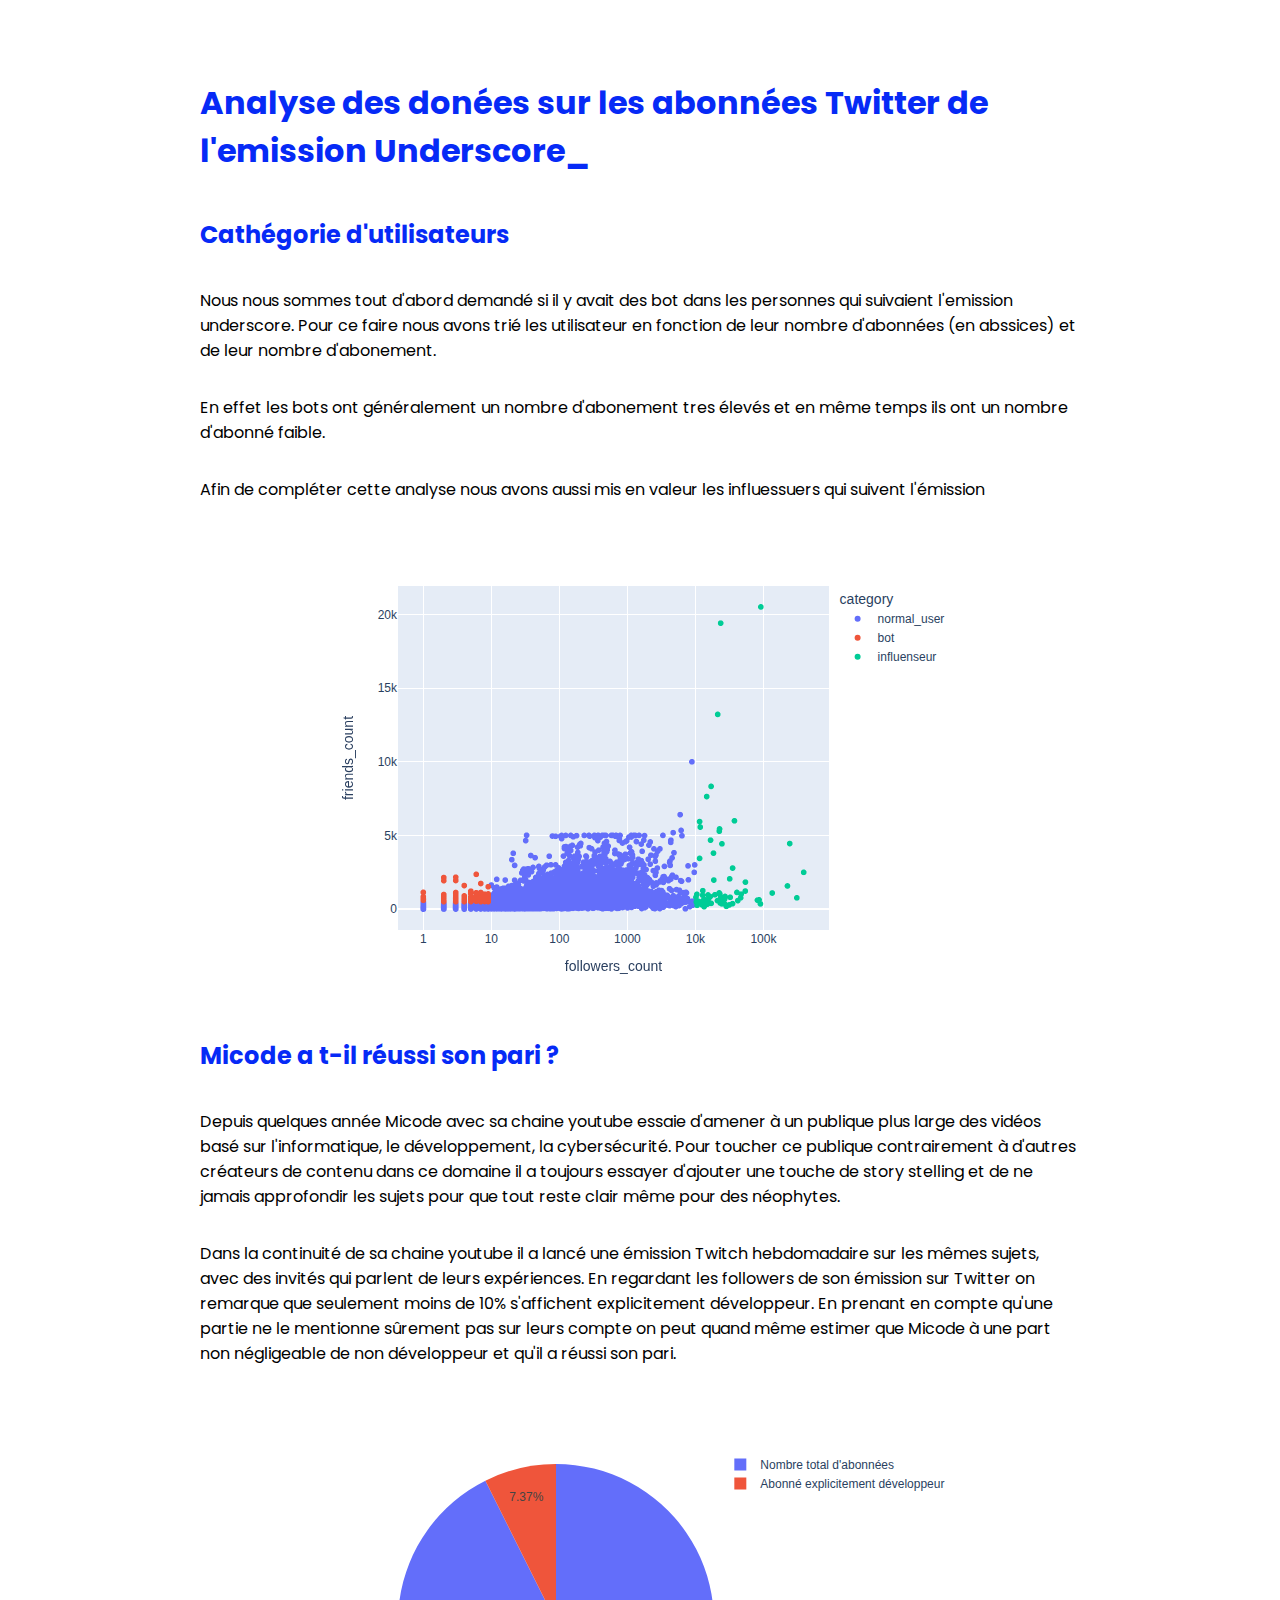
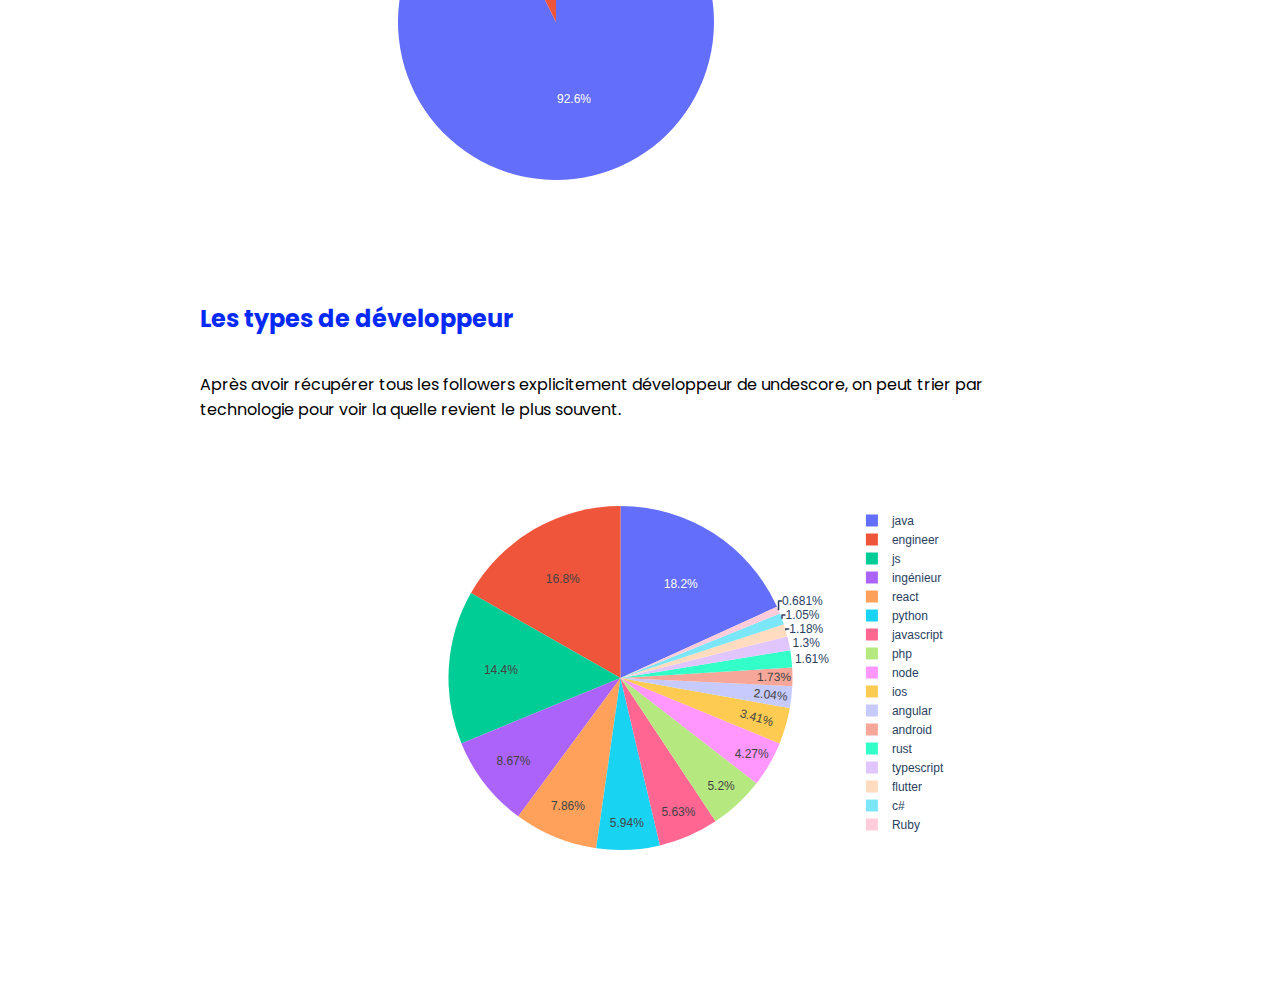
<file: index.html>
<!DOCTYPE html>
<html lang="en">
<head>
    <meta charset="UTF-8">
    <meta http-equiv="X-UA-Compatible" content="IE=edge">
    <meta name="viewport" content="width=device-width, initial-scale=1.0">
    <title>Underscore_ Twitter User Analyse</title>
    <link rel="stylesheet" type="text/css" href="style.css" />
    <link rel="preconnect" href="https://fonts.googleapis.com">
<link rel="preconnect" href="https://fonts.gstatic.com" crossorigin>
<link href="https://fonts.googleapis.com/css2?family=Poppins:wght@200;400&display=swap" rel="stylesheet">
</head>
<body>
    <h1>Analyse des donées sur les abonnées Twitter de l'emission Underscore_</h1>
    <h2>Cathégorie d'utilisateurs</h2>
    <p>Nous nous sommes tout d'abord demandé si il y avait des bot dans les personnes qui suivaient l'emission underscore. Pour ce faire nous avons trié les utilisateur en fonction de leur nombre d'abonnées (en abssices) et de leur nombre d'abonement.</p>
    <p>En effet les bots ont généralement un nombre d'abonement tres élevés et en même temps ils ont un nombre d'abonné faible.</p>
    <p>Afin de compléter cette analyse nous avons aussi mis en valeur les influessuers qui suivent l'émission</p>
    <iframe src="figure1.html"></iframe>
    
    <h2>Micode a t-il réussi son pari ?</h2>
    <p>Depuis quelques année Micode avec sa chaine youtube essaie d'amener à un publique plus large des vidéos basé sur l'informatique, le développement, la cybersécurité. Pour toucher ce publique contrairement à d'autres créateurs de contenu dans ce domaine il a toujours essayer d'ajouter une touche de story stelling et de ne jamais approfondir les sujets pour que tout reste clair même pour des néophytes.</p>
    <p>Dans la continuité de sa chaine youtube il a lancé une émission Twitch hebdomadaire sur les mêmes sujets, avec des invités qui parlent de leurs expériences. En regardant les followers de son émission sur Twitter on remarque que seulement moins de 10% s'affichent explicitement développeur. En prenant en compte qu'une partie ne le mentionne sûrement pas sur leurs compte on peut quand même estimer que Micode à une part non négligeable de non développeur et qu'il a réussi son pari.</p>
    <iframe src="figure2.html"></iframe>

    <h2>Les types de développeur</h2>
    <p>Après avoir récupérer tous les followers explicitement développeur de undescore, on peut trier par technologie pour voir la quelle revient le plus souvent.</p>
    <iframe src="figure3.html"></iframe>

       
</body>
</html>
</file>
<file: style.css>
body {
    font-family: 'Poppins', sans-serif;
    padding: 50px 15%;
    display: flex;
    flex-direction: column;
}

h1, h2, h3 {
    color: #062AF6;
}

iframe {
    width: 75%;
    height: 500px;
    border: none;
    align-self: center;
}

[class*="figure-"]  {
}
</file>
